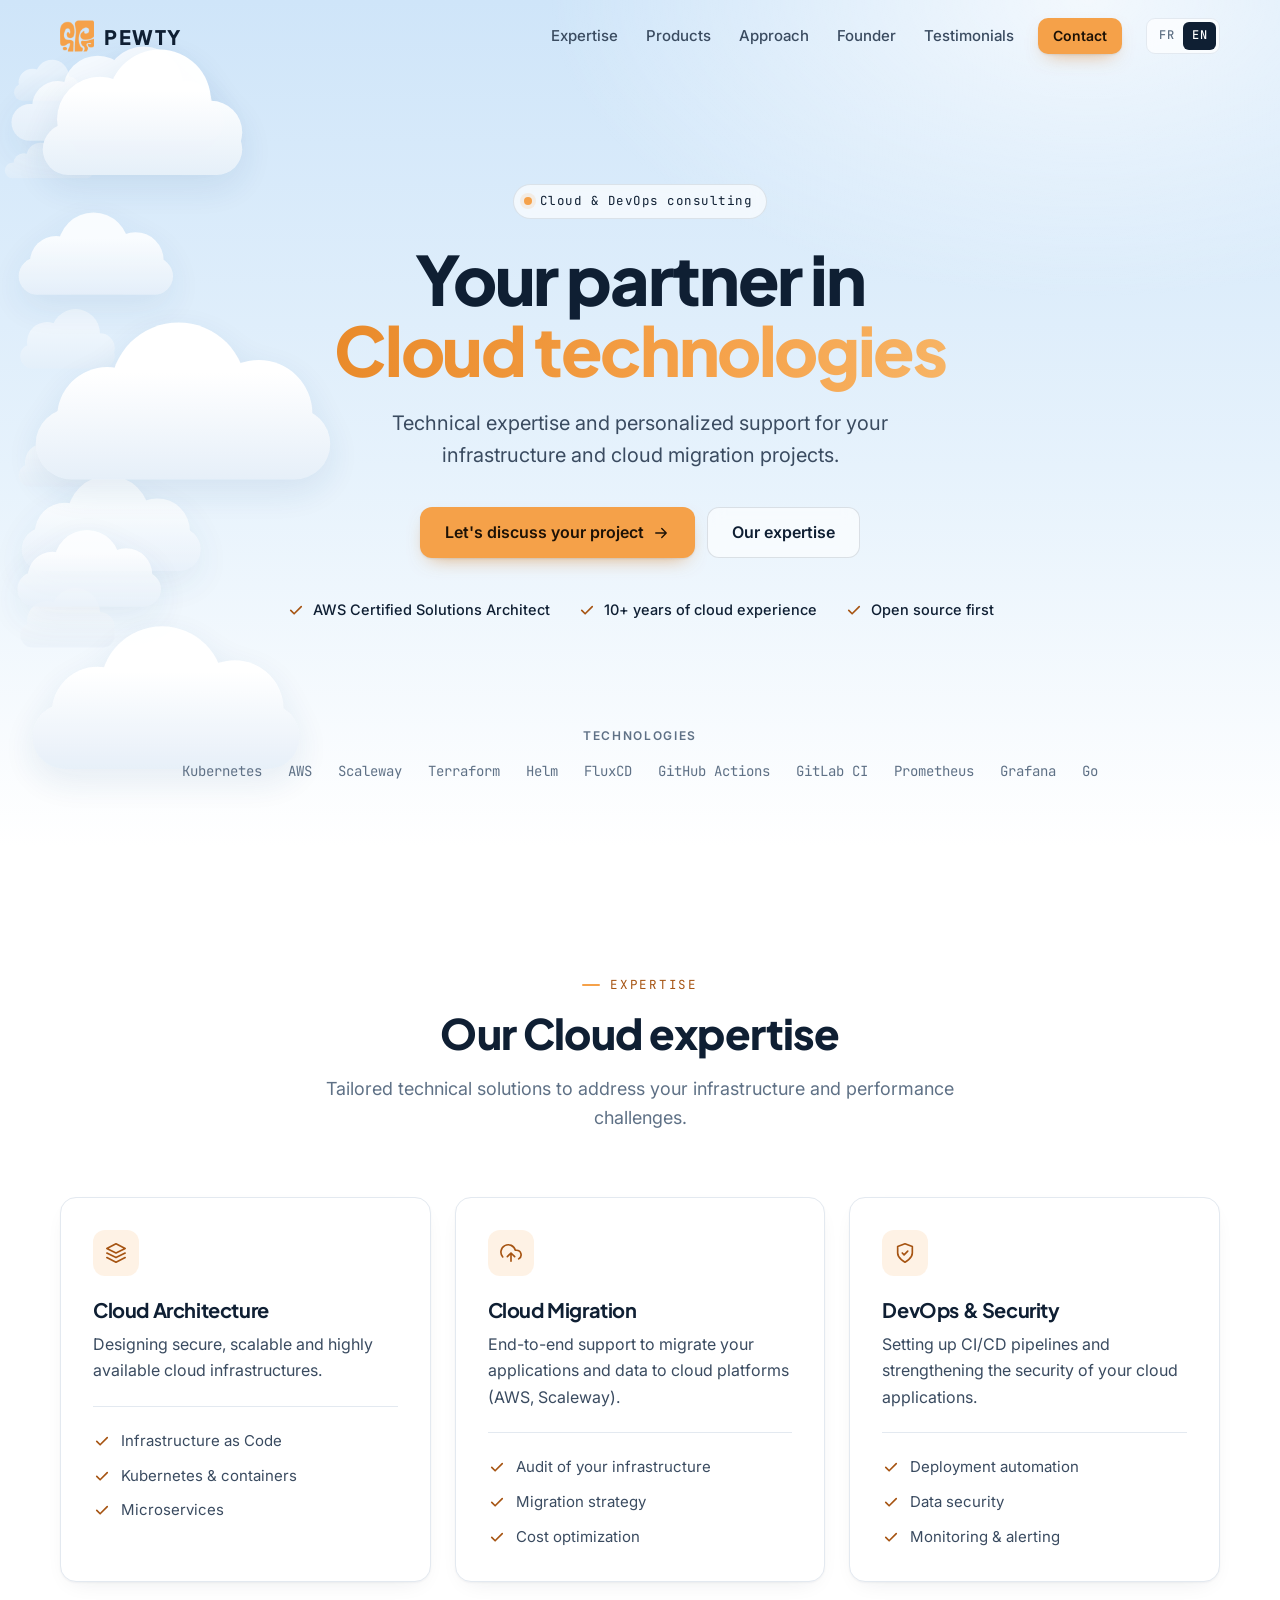
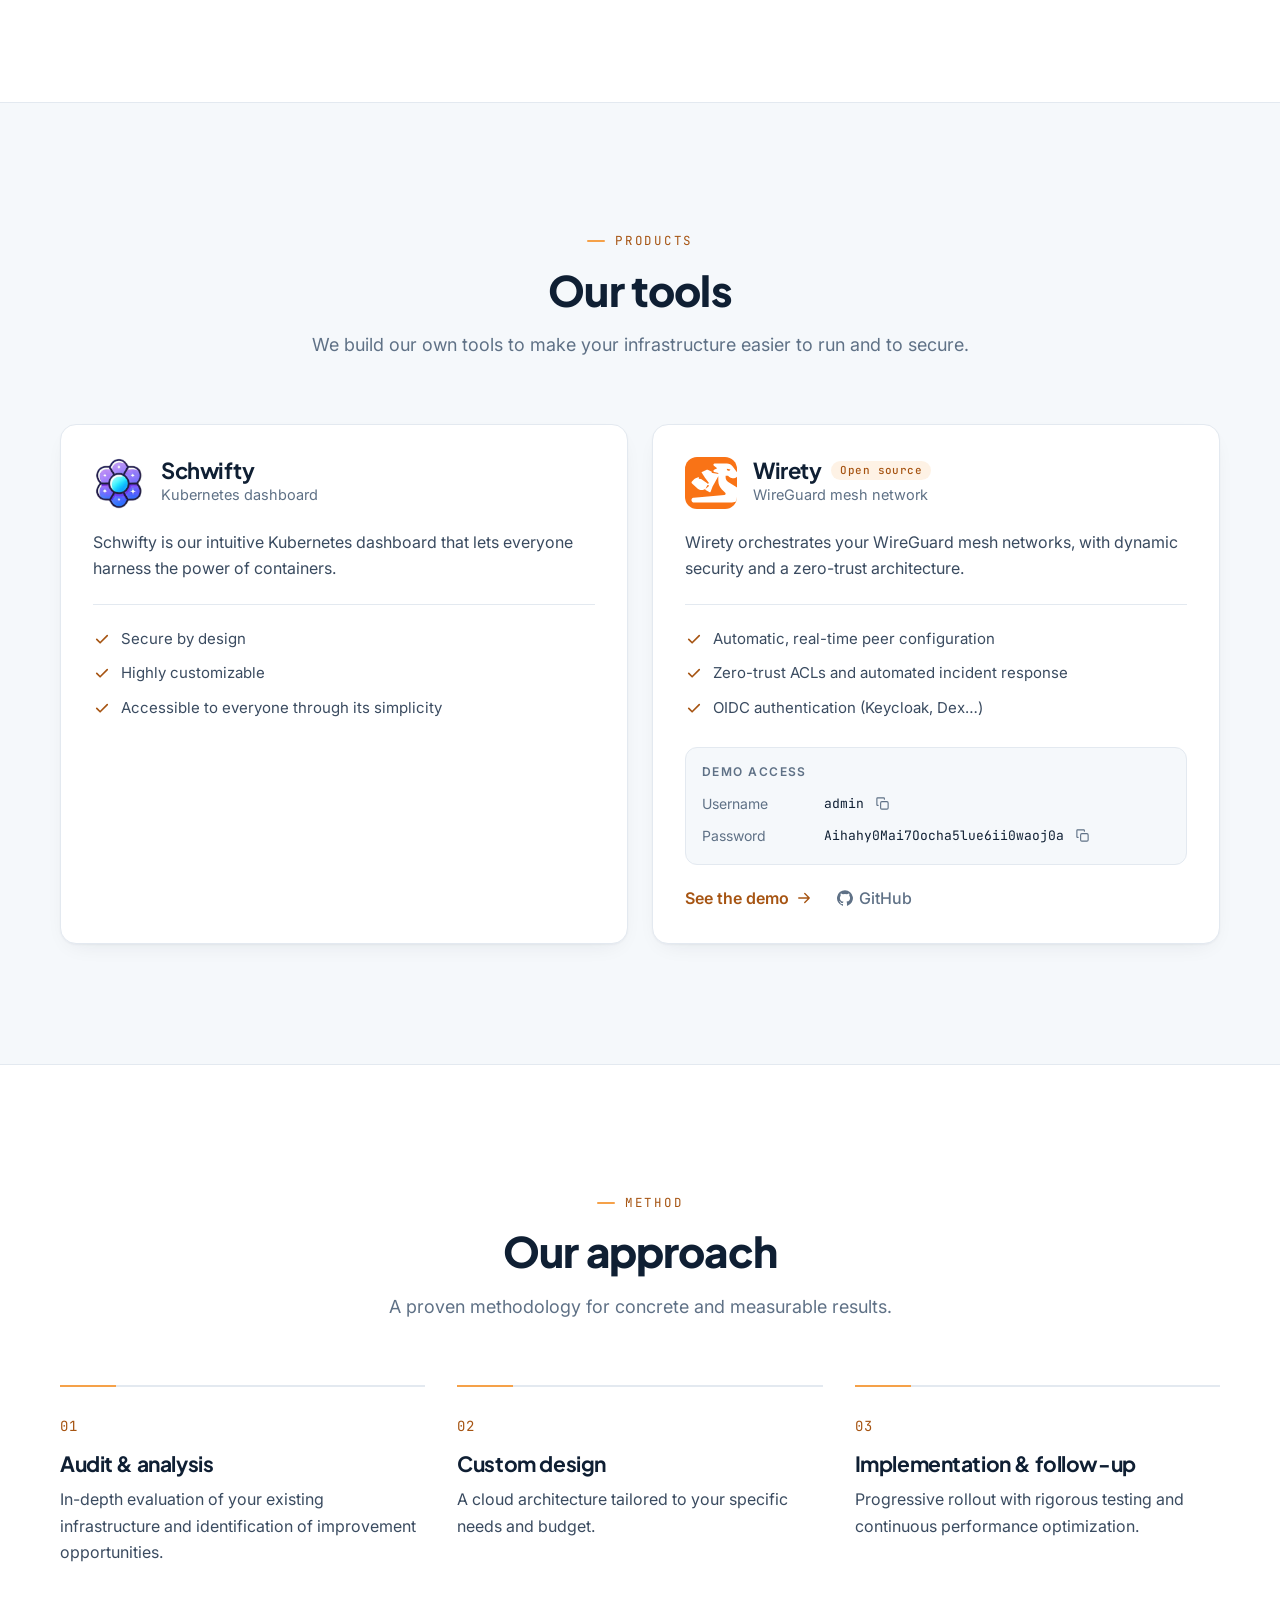
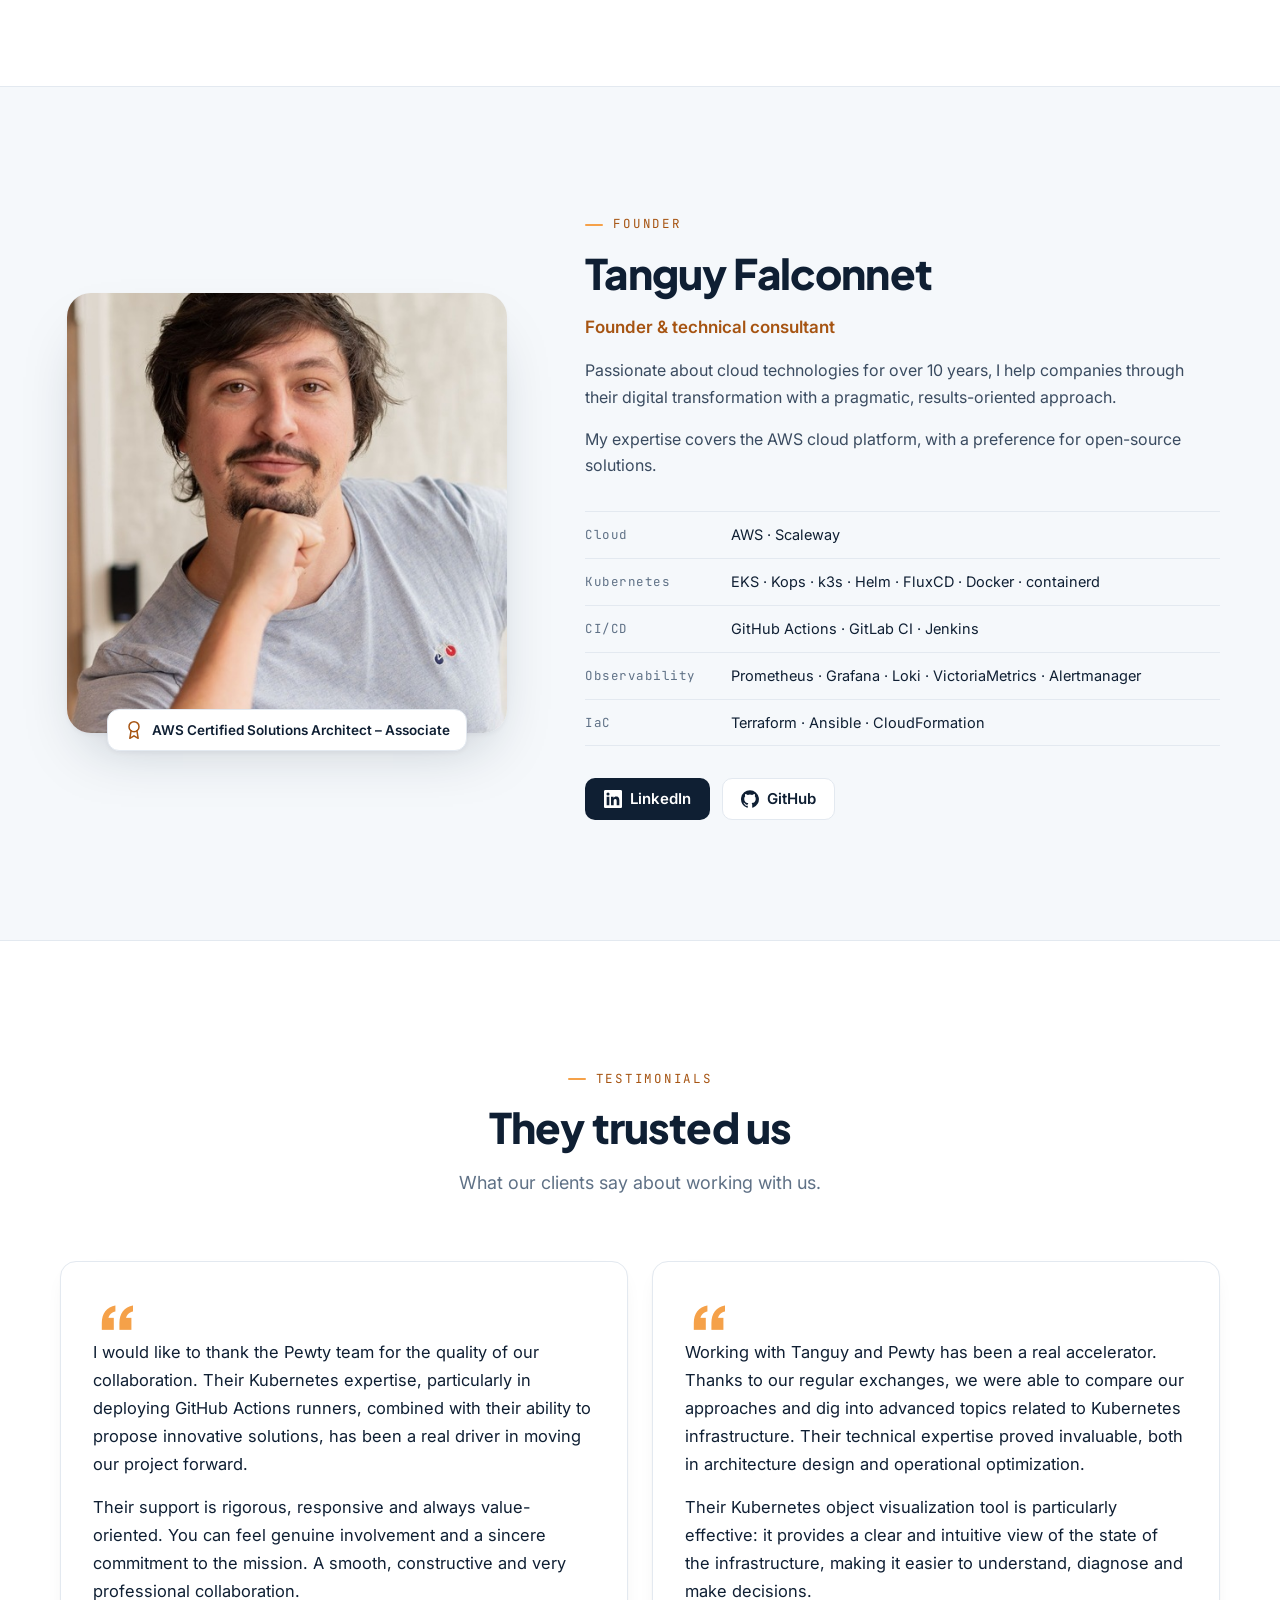
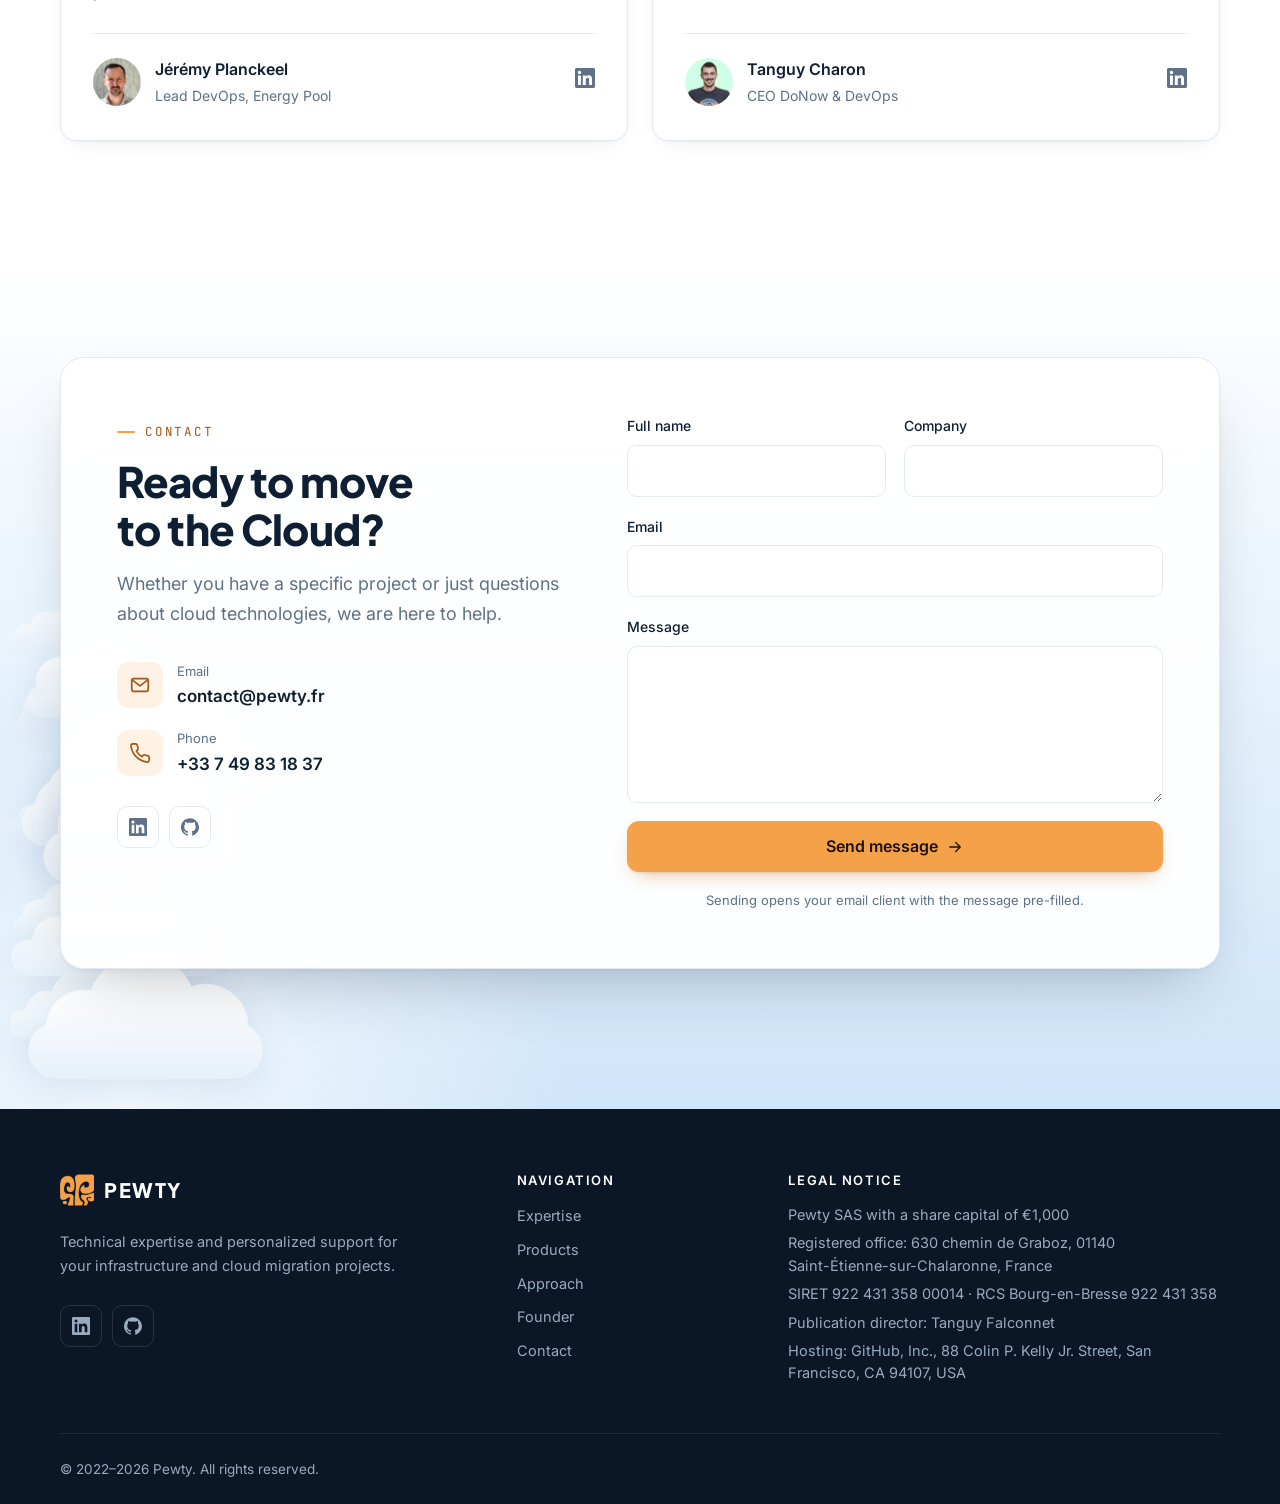
<file: index.html>
<!DOCTYPE html>
<html lang="fr">
<head>
    <meta charset="UTF-8">
    <meta name="viewport" content="width=device-width, initial-scale=1">

    <title data-i18n="meta.title">Pewty — Conseil Cloud &amp; DevOps · AWS, Kubernetes</title>
    <meta name="description" data-i18n-attr="content:meta.description" content="Pewty accompagne vos projets d'infrastructure et de migration cloud : architecture AWS et Kubernetes, CI/CD, sécurité et observabilité.">
    <link rel="canonical" href="https://pewty.fr/">

    <meta property="og:type" content="website">
    <meta property="og:site_name" content="Pewty">
    <meta property="og:url" content="https://pewty.fr/">
    <meta property="og:title" data-i18n-attr="content:meta.title" content="Pewty — Conseil Cloud &amp; DevOps · AWS, Kubernetes">
    <meta property="og:description" data-i18n-attr="content:meta.description" content="Pewty accompagne vos projets d'infrastructure et de migration cloud : architecture AWS et Kubernetes, CI/CD, sécurité et observabilité.">
    <meta name="theme-color" content="#d4e8fa" media="(prefers-color-scheme: light)">
    <meta name="theme-color" content="#071021" media="(prefers-color-scheme: dark)">

    <link rel="icon" type="image/png" href="images/favicon.png">
    <link rel="manifest" href="manifest.json">

    <link rel="preconnect" href="https://fonts.googleapis.com">
    <link rel="preconnect" href="https://fonts.gstatic.com" crossorigin>
    <link rel="stylesheet" href="https://fonts.googleapis.com/css2?family=Inter:wght@400;500;600&family=JetBrains+Mono:wght@500&family=Plus+Jakarta+Sans:wght@600;700;800&display=swap">
    <link rel="stylesheet" href="assets/css/styles.css">
    <script src="assets/js/main.js" defer></script>

    <script type="application/ld+json">
    {
        "@context": "https://schema.org",
        "@type": "ProfessionalService",
        "name": "Pewty",
        "legalName": "Pewty SAS",
        "url": "https://pewty.fr/",
        "logo": "https://pewty.fr/images/favicon.png",
        "email": "contact@pewty.fr",
        "telephone": "+33749831837",
        "address": {
            "@type": "PostalAddress",
            "streetAddress": "630 chemin de Graboz",
            "postalCode": "01140",
            "addressLocality": "Saint-Étienne-sur-Chalaronne",
            "addressCountry": "FR"
        },
        "founder": { "@type": "Person", "name": "Tanguy Falconnet" },
        "sameAs": ["https://www.linkedin.com/company/pewty", "https://github.com/pewty-fr"]
    }
    </script>
</head>
<body>
    <!-- Icons & cloud shapes, referenced with <use href="#..."> -->
    <svg class="sprite" xmlns="http://www.w3.org/2000/svg" aria-hidden="true">
        <defs>
            <linearGradient id="cloud-fill" x1="0" y1="0" x2="0" y2="100" gradientUnits="userSpaceOnUse">
                <stop offset="0.35" style="stop-color: var(--cloud-top)"/>
                <stop offset="1" style="stop-color: var(--cloud-bottom)"/>
            </linearGradient>
        </defs>
        <symbol id="cloud-a" viewBox="0 0 200 100">
            <g fill="url(#cloud-fill)"><rect x="20" y="55" width="165" height="40" rx="20"/><circle cx="60" cy="60" r="28"/><circle cx="100" cy="45" r="38"/><circle cx="145" cy="58" r="30"/></g>
        </symbol>
        <symbol id="cloud-b" viewBox="0 0 200 100">
            <g fill="url(#cloud-fill)"><rect x="10" y="60" width="185" height="32" rx="16"/><circle cx="50" cy="62" r="22"/><circle cx="85" cy="48" r="30"/><circle cx="125" cy="44" r="34"/><circle cx="163" cy="62" r="22"/></g>
        </symbol>
        <symbol id="cloud-c" viewBox="0 0 200 100">
            <g fill="url(#cloud-fill)"><rect x="30" y="58" width="140" height="36" rx="18"/><circle cx="70" cy="55" r="30"/><circle cx="112" cy="42" r="36"/><circle cx="148" cy="64" r="22"/></g>
        </symbol>

        <symbol id="i-arrow" viewBox="0 0 24 24"><path d="M5 12h14M13 6l6 6-6 6"/></symbol>
        <symbol id="i-external" viewBox="0 0 24 24"><path d="M14 4h6v6M20 4l-9 9M18 14v5a1 1 0 0 1-1 1H5a1 1 0 0 1-1-1V7a1 1 0 0 1 1-1h5"/></symbol>
        <symbol id="i-check" viewBox="0 0 24 24"><path d="M5 12.5l4.5 4.5L19 7.5"/></symbol>
        <symbol id="i-mail" viewBox="0 0 24 24"><rect x="3" y="5" width="18" height="14" rx="2"/><path d="M3.5 6.5 12 13l8.5-6.5"/></symbol>
        <symbol id="i-phone" viewBox="0 0 24 24"><path d="M22 16.92v3a2 2 0 0 1-2.18 2 19.79 19.79 0 0 1-8.63-3.07 19.5 19.5 0 0 1-6-6 19.79 19.79 0 0 1-3.07-8.67A2 2 0 0 1 4.11 2h3a2 2 0 0 1 2 1.72c.13.96.36 1.9.7 2.81a2 2 0 0 1-.45 2.11L8.09 9.91a16 16 0 0 0 6 6l1.27-1.27a2 2 0 0 1 2.11-.45c.91.34 1.85.57 2.81.7A2 2 0 0 1 22 16.92z"/></symbol>
        <symbol id="i-layers" viewBox="0 0 24 24"><path d="M12 2 2 7l10 5 10-5-10-5z"/><path d="m2 17 10 5 10-5"/><path d="m2 12 10 5 10-5"/></symbol>
        <symbol id="i-upload" viewBox="0 0 24 24"><path d="M16 16l-4-4-4 4M12 12v9"/><path d="M20.39 18.39A5 5 0 0 0 18 9h-1.26A8 8 0 1 0 3 16.3"/></symbol>
        <symbol id="i-shield" viewBox="0 0 24 24"><path d="M12 22s8-4 8-10V5l-8-3-8 3v7c0 6 8 10 8 10z"/><path d="m9 12 2 2 4-4"/></symbol>
        <symbol id="i-award" viewBox="0 0 24 24"><circle cx="12" cy="8" r="6"/><path d="M15.48 12.89 17 22l-5-3-5 3 1.52-9.11"/></symbol>
        <symbol id="i-menu" viewBox="0 0 24 24"><path d="M4 7h16M4 12h16M4 17h16"/></symbol>
        <symbol id="i-close" viewBox="0 0 24 24"><path d="M6 6l12 12M18 6 6 18"/></symbol>
        <symbol id="i-copy" viewBox="0 0 24 24"><rect x="9" y="9" width="12" height="12" rx="2"/><path d="M5 15H4a1 1 0 0 1-1-1V4a1 1 0 0 1 1-1h10a1 1 0 0 1 1 1v1"/></symbol>
        <symbol id="i-linkedin" viewBox="0 0 24 24"><path fill="currentColor" stroke="none" d="M20.45 20.45h-3.55v-5.57c0-1.33-.03-3.04-1.85-3.04-1.85 0-2.14 1.45-2.14 2.94v5.67H9.35V9h3.41v1.56h.05c.48-.9 1.64-1.85 3.37-1.85 3.6 0 4.27 2.37 4.27 5.46v6.28zM5.34 7.43a2.06 2.06 0 1 1 0-4.13 2.06 2.06 0 0 1 0 4.13zM7.12 20.45H3.56V9h3.56v11.45zM22.22 0H1.77C.79 0 0 .77 0 1.73v20.54C0 23.23.79 24 1.77 24h20.45c.98 0 1.78-.77 1.78-1.73V1.73C24 .77 23.2 0 22.22 0z"/></symbol>
        <symbol id="i-github" viewBox="0 0 24 24"><path fill="currentColor" stroke="none" d="M12 .3a12 12 0 0 0-3.8 23.38c.6.12.83-.26.83-.57l-.02-2.04c-3.34.72-4.04-1.61-4.04-1.61-.55-1.39-1.34-1.76-1.34-1.76-1.08-.74.09-.73.09-.73 1.2.09 1.84 1.24 1.84 1.24 1.07 1.83 2.8 1.3 3.49 1 .1-.78.42-1.31.76-1.61-2.67-.3-5.47-1.33-5.47-5.93 0-1.31.47-2.38 1.24-3.22-.14-.3-.54-1.52.1-3.18 0 0 1-.32 3.3 1.23a11.5 11.5 0 0 1 6 0c2.28-1.55 3.29-1.23 3.29-1.23.64 1.66.24 2.88.12 3.18a4.65 4.65 0 0 1 1.23 3.22c0 4.61-2.8 5.63-5.48 5.92.42.36.81 1.1.81 2.22l-.01 3.29c0 .31.2.69.82.57A12 12 0 0 0 12 .3"/></symbol>
    </svg>

    <a class="skip-link" href="#main" data-i18n="nav.skip">Aller au contenu</a>

    <header class="site-header">
        <div class="container header-bar">
            <a class="brand" href="#home" aria-label="Pewty">
                <img src="images/favicon.png" alt="" width="34" height="34">
                <span>PEWTY</span>
            </a>

            <nav class="nav" id="nav-menu" aria-label="Navigation principale" data-i18n-attr="aria-label:nav.label">
                <a href="#services" data-i18n="nav.services">Expertise</a>
                <a href="#products" data-i18n="nav.products">Produits</a>
                <a href="#about" data-i18n="nav.approach">Approche</a>
                <a href="#founder" data-i18n="nav.founder">Fondateur</a>
                <a href="#testimonials" data-i18n="nav.testimonials">Témoignages</a>
                <a class="btn btn-primary btn-sm nav-cta" href="#contact">Contact</a>
            </nav>

            <div class="header-tools">
                <div class="lang-switch" role="group" aria-label="Langue" data-i18n-attr="aria-label:nav.language">
                    <button type="button" data-lang="fr" aria-pressed="true">FR</button>
                    <button type="button" data-lang="en" aria-pressed="false">EN</button>
                </div>
                <button class="nav-toggle" type="button" aria-controls="nav-menu" aria-expanded="false" aria-label="Ouvrir le menu" data-i18n-attr="aria-label:nav.toggle">
                    <svg class="icon icon-open"><use href="#i-menu"/></svg>
                    <svg class="icon icon-close"><use href="#i-close"/></svg>
                </button>
            </div>
        </div>
    </header>

    <main id="main">
        <!-- Hero -->
        <section id="home" class="hero sky-section">
            <div class="sky" aria-hidden="true"></div>
            <div class="container hero-inner">
                <p class="hero-badge" data-i18n="hero.badge">Conseil Cloud &amp; DevOps</p>
                <h1 data-i18n="hero.title">Votre partenaire en <span class="accent">technologies Cloud</span></h1>
                <p class="hero-lead" data-i18n="hero.lead">Expertise technique et accompagnement personnalisé pour vos projets d'infrastructure et de migration cloud.</p>
                <div class="hero-actions">
                    <a class="btn btn-primary btn-lg" href="#contact"><span data-i18n="hero.cta">Discutons de votre projet</span><svg class="icon"><use href="#i-arrow"/></svg></a>
                    <a class="btn btn-ghost btn-lg" href="#services" data-i18n="hero.secondary">Nos expertises</a>
                </div>
                <ul class="hero-proof">
                    <li><svg class="icon"><use href="#i-check"/></svg><span data-i18n="hero.proof1">AWS Certified Solutions Architect</span></li>
                    <li><svg class="icon"><use href="#i-check"/></svg><span data-i18n="hero.proof2">Plus de 10 ans d'expérience cloud</span></li>
                    <li><svg class="icon"><use href="#i-check"/></svg><span data-i18n="hero.proof3">Priorité à l'open source</span></li>
                </ul>
            </div>
            <div class="container stack-strip">
                <p class="stack-label" data-i18n="hero.stack">Technologies</p>
                <ul>
                    <li>Kubernetes</li><li>AWS</li><li>Scaleway</li><li>Terraform</li><li>Helm</li><li>FluxCD</li><li>GitHub Actions</li><li>GitLab CI</li><li>Prometheus</li><li>Grafana</li><li>Go</li>
                </ul>
            </div>
        </section>

        <!-- Services -->
        <section id="services" class="section">
            <div class="container">
                <header class="section-head">
                    <p class="eyebrow" data-i18n="services.eyebrow">Expertise</p>
                    <h2 data-i18n="services.title">Notre expertise Cloud</h2>
                    <p class="lead" data-i18n="services.lead">Des solutions techniques sur mesure pour répondre à vos défis d'infrastructure et de performance.</p>
                </header>

                <div class="grid grid-3">
                    <article class="card service">
                        <div class="icon-tile"><svg class="icon"><use href="#i-layers"/></svg></div>
                        <h3 data-i18n="services.archi.title">Architecture Cloud</h3>
                        <p data-i18n="services.archi.text">Conception d'infrastructures cloud sécurisées, évolutives et hautement disponibles.</p>
                        <ul class="checklist">
                            <li><svg class="icon"><use href="#i-check"/></svg><span data-i18n="services.archi.f1">Infrastructure as Code</span></li>
                            <li><svg class="icon"><use href="#i-check"/></svg><span data-i18n="services.archi.f2">Kubernetes &amp; conteneurs</span></li>
                            <li><svg class="icon"><use href="#i-check"/></svg><span data-i18n="services.archi.f3">Microservices</span></li>
                        </ul>
                    </article>

                    <article class="card service">
                        <div class="icon-tile"><svg class="icon"><use href="#i-upload"/></svg></div>
                        <h3 data-i18n="services.migration.title">Migration Cloud</h3>
                        <p data-i18n="services.migration.text">Accompagnement complet pour migrer vos applications et vos données vers les plateformes cloud (AWS, Scaleway).</p>
                        <ul class="checklist">
                            <li><svg class="icon"><use href="#i-check"/></svg><span data-i18n="services.migration.f1">Audit de votre infrastructure</span></li>
                            <li><svg class="icon"><use href="#i-check"/></svg><span data-i18n="services.migration.f2">Stratégie de migration</span></li>
                            <li><svg class="icon"><use href="#i-check"/></svg><span data-i18n="services.migration.f3">Optimisation des coûts</span></li>
                        </ul>
                    </article>

                    <article class="card service">
                        <div class="icon-tile"><svg class="icon"><use href="#i-shield"/></svg></div>
                        <h3 data-i18n="services.devops.title">DevOps &amp; Sécurité</h3>
                        <p data-i18n="services.devops.text">Mise en place de pipelines CI/CD et renforcement de la sécurité de vos applications cloud.</p>
                        <ul class="checklist">
                            <li><svg class="icon"><use href="#i-check"/></svg><span data-i18n="services.devops.f1">Automatisation des déploiements</span></li>
                            <li><svg class="icon"><use href="#i-check"/></svg><span data-i18n="services.devops.f2">Sécurité des données</span></li>
                            <li><svg class="icon"><use href="#i-check"/></svg><span data-i18n="services.devops.f3">Monitoring &amp; alerting</span></li>
                        </ul>
                    </article>
                </div>
            </div>
        </section>

        <!-- Products -->
        <section id="products" class="section section-alt">
            <div class="container">
                <header class="section-head">
                    <p class="eyebrow" data-i18n="products.eyebrow">Produits</p>
                    <h2 data-i18n="products.title">Nos outils</h2>
                    <p class="lead" data-i18n="products.lead">Nous développons nos propres outils pour rendre vos infrastructures plus simples à exploiter et à sécuriser.</p>
                </header>

                <div class="grid grid-2">
                    <article class="card product">
                        <div class="product-head">
                            <img src="images/schwifty.png" alt="" width="52" height="52">
                            <div>
                                <h3>Schwifty</h3>
                                <p class="product-tag" data-i18n="products.schwifty.tag">Tableau de bord Kubernetes</p>
                            </div>
                        </div>
                        <p data-i18n="products.schwifty.text">Schwifty est notre tableau de bord Kubernetes intuitif, qui permet à tout le monde d'exploiter la puissance des conteneurs.</p>
                        <ul class="checklist">
                            <li><svg class="icon"><use href="#i-check"/></svg><span data-i18n="products.schwifty.f1">Sécurité par conception</span></li>
                            <li><svg class="icon"><use href="#i-check"/></svg><span data-i18n="products.schwifty.f2">Hautement personnalisable</span></li>
                            <li><svg class="icon"><use href="#i-check"/></svg><span data-i18n="products.schwifty.f3">Accessible à tous par sa simplicité</span></li>
                        </ul>
                    </article>

                    <article class="card product">
                        <div class="product-head">
                            <img src="images/wirety.svg" alt="" width="52" height="52">
                            <div>
                                <h3>Wirety <span class="pill" data-i18n="products.wirety.badge">Open source</span></h3>
                                <p class="product-tag" data-i18n="products.wirety.tag">Réseau maillé WireGuard</p>
                            </div>
                        </div>
                        <p data-i18n="products.wirety.text">Wirety orchestre vos réseaux WireGuard en maillage, avec une sécurité dynamique et une architecture zero-trust.</p>
                        <ul class="checklist">
                            <li><svg class="icon"><use href="#i-check"/></svg><span data-i18n="products.wirety.f1">Configuration des pairs automatique et en temps réel</span></li>
                            <li><svg class="icon"><use href="#i-check"/></svg><span data-i18n="products.wirety.f2">ACL zero-trust et réponse automatique aux incidents</span></li>
                            <li><svg class="icon"><use href="#i-check"/></svg><span data-i18n="products.wirety.f3">Authentification OIDC (Keycloak, Dex…)</span></li>
                        </ul>
                        <div class="product-foot">
                            <div class="demo-access">
                                <p class="demo-access-title" data-i18n="products.wirety.access">Accès à la démo</p>
                                <dl>
                                    <div>
                                        <dt data-i18n="products.wirety.user">Identifiant</dt>
                                        <dd><code>admin</code><button class="copy-btn" type="button" aria-label="Copier l'identifiant" data-i18n-attr="aria-label:products.wirety.copyUser"><svg class="icon icon-copy"><use href="#i-copy"/></svg><svg class="icon icon-done"><use href="#i-check"/></svg></button></dd>
                                    </div>
                                    <div>
                                        <dt data-i18n="products.wirety.password">Mot de passe</dt>
                                        <dd><code>Aihahy0Mai7Oocha5lue6ii0waoj0a</code><button class="copy-btn" type="button" aria-label="Copier le mot de passe" data-i18n-attr="aria-label:products.wirety.copyPassword"><svg class="icon icon-copy"><use href="#i-copy"/></svg><svg class="icon icon-done"><use href="#i-check"/></svg></button></dd>
                                    </div>
                                </dl>
                            </div>
                            <div class="product-links">
                                <a class="link-arrow" href="https://demo.wirety.pewty.fr"><span data-i18n="products.wirety.demo">Voir la démo</span><svg class="icon"><use href="#i-arrow"/></svg></a>
                                <a class="link-muted" href="https://github.com/pewty-fr/wirety"><svg class="icon"><use href="#i-github"/></svg>GitHub</a>
                            </div>
                        </div>
                    </article>
                </div>
            </div>
        </section>

        <!-- Approach -->
        <section id="about" class="section">
            <div class="container">
                <header class="section-head">
                    <p class="eyebrow" data-i18n="approach.eyebrow">Méthode</p>
                    <h2 data-i18n="approach.title">Notre approche</h2>
                    <p class="lead" data-i18n="approach.lead">Une méthodologie éprouvée pour des résultats concrets et mesurables.</p>
                </header>

                <ol class="steps">
                    <li class="step">
                        <span class="step-num">01</span>
                        <h3 data-i18n="approach.s1.title">Audit &amp; analyse</h3>
                        <p data-i18n="approach.s1.text">Évaluation approfondie de votre infrastructure existante et identification des opportunités d'amélioration.</p>
                    </li>
                    <li class="step">
                        <span class="step-num">02</span>
                        <h3 data-i18n="approach.s2.title">Conception sur mesure</h3>
                        <p data-i18n="approach.s2.text">Développement d'une architecture cloud adaptée à vos besoins spécifiques et à votre budget.</p>
                    </li>
                    <li class="step">
                        <span class="step-num">03</span>
                        <h3 data-i18n="approach.s3.title">Mise en œuvre &amp; suivi</h3>
                        <p data-i18n="approach.s3.text">Déploiement progressif avec des tests rigoureux et une optimisation continue des performances.</p>
                    </li>
                </ol>
            </div>
        </section>

        <!-- Founder -->
        <section id="founder" class="section section-alt">
            <div class="container founder">
                <div class="founder-photo">
                    <img src="images/tanguyfalconnet.jpeg" alt="Tanguy Falconnet" width="512" height="512" loading="lazy">
                    <p class="founder-cert"><svg class="icon"><use href="#i-award"/></svg><span data-i18n="founder.cert">AWS Certified Solutions Architect – Associate</span></p>
                </div>

                <div class="founder-body">
                    <p class="eyebrow" data-i18n="founder.eyebrow">Fondateur</p>
                    <h2>Tanguy Falconnet</h2>
                    <p class="founder-role" data-i18n="founder.role">Fondateur &amp; consultant technique</p>
                    <p data-i18n="founder.p1">Passionné par les technologies cloud depuis plus de 10 ans, j'accompagne les entreprises dans leur transformation numérique avec une approche pragmatique et orientée résultats.</p>
                    <p data-i18n="founder.p2">Mon expertise couvre la plateforme cloud AWS, avec une prédilection pour les solutions open source.</p>

                    <dl class="stack-table">
                        <div><dt>Cloud</dt><dd>AWS · Scaleway</dd></div>
                        <div><dt>Kubernetes</dt><dd>EKS · Kops · k3s · Helm · FluxCD · Docker · containerd</dd></div>
                        <div><dt>CI/CD</dt><dd>GitHub Actions · GitLab CI · Jenkins</dd></div>
                        <div><dt data-i18n="founder.monitoring">Observabilité</dt><dd>Prometheus · Grafana · Loki · VictoriaMetrics · Alertmanager</dd></div>
                        <div><dt>IaC</dt><dd>Terraform · Ansible · CloudFormation</dd></div>
                    </dl>

                    <div class="founder-links">
                        <a class="btn btn-dark" href="https://www.linkedin.com/in/tanguy-falconnet"><svg class="icon"><use href="#i-linkedin"/></svg>LinkedIn</a>
                        <a class="btn btn-outline" href="https://github.com/tanguyfalconnet"><svg class="icon"><use href="#i-github"/></svg>GitHub</a>
                    </div>
                </div>
            </div>
        </section>

        <!-- Testimonials -->
        <section id="testimonials" class="section">
            <div class="container">
                <header class="section-head">
                    <p class="eyebrow" data-i18n="testimonials.eyebrow">Témoignages</p>
                    <h2 data-i18n="testimonials.title">Ils nous ont fait confiance</h2>
                    <p class="lead" data-i18n="testimonials.lead">Ce que disent nos clients de notre collaboration.</p>
                </header>

                <div class="grid grid-2">
                    <figure class="card quote">
                        <blockquote data-i18n="testimonials.t1.text">
                            <p>Je tiens à remercier l'équipe de Pewty pour la qualité de notre collaboration. Leur expertise sur Kubernetes, notamment dans le déploiement de runners GitHub Actions, combinée à leur capacité à proposer des solutions innovantes, a été un réel moteur dans l'avancement de notre projet.</p>
                            <p>Leur accompagnement est à la fois rigoureux, réactif et toujours orienté valeur. On sent une vraie implication et un engagement sincère dans la mission. Une collaboration fluide, constructive et très professionnelle.</p>
                        </blockquote>
                        <figcaption class="quote-author">
                            <img src="images/jeremyplanckeel.jpg" alt="" width="48" height="48" loading="lazy">
                            <div>
                                <strong>Jérémy Planckeel</strong>
                                <span>Lead DevOps, Energy Pool</span>
                            </div>
                            <a class="quote-social" href="https://www.linkedin.com/in/jeremy-planckeel-%F0%9F%94%86%F0%9F%8C%A9%EF%B8%8F-44426112b/" aria-label="LinkedIn — Jérémy Planckeel"><svg class="icon"><use href="#i-linkedin"/></svg></a>
                        </figcaption>
                    </figure>

                    <figure class="card quote">
                        <blockquote data-i18n="testimonials.t2.text">
                            <p>Le travail avec Tanguy et Pewty a été un véritable accélérateur. Grâce à nos échanges réguliers, nous avons pu confronter nos approches et approfondir des sujets pointus liés aux infrastructures Kubernetes. Leur expertise technique s'est révélée précieuse, tant sur le design d'architecture que sur l'optimisation opérationnelle.</p>
                            <p>Leur outil de visualisation des objets Kubernetes est particulièrement efficace : il offre une représentation claire et intuitive de l'état de l'infrastructure, ce qui facilite la compréhension, le diagnostic et la prise de décision.</p>
                        </blockquote>
                        <figcaption class="quote-author">
                            <img src="images/tanguycharon.jpg" alt="" width="48" height="48" loading="lazy">
                            <div>
                                <strong>Tanguy Charon</strong>
                                <span>CEO DoNow &amp; DevOps</span>
                            </div>
                            <a class="quote-social" href="https://www.linkedin.com/in/tanguy-charon-devops/" aria-label="LinkedIn — Tanguy Charon"><svg class="icon"><use href="#i-linkedin"/></svg></a>
                        </figcaption>
                    </figure>
                </div>
            </div>
        </section>

        <!-- Contact -->
        <section id="contact" class="contact sky-section">
            <div class="sky" data-band="35,90" aria-hidden="true"></div>
            <div class="container">
                <div class="contact-card">
                    <div class="contact-info">
                        <p class="eyebrow">Contact</p>
                        <h2 data-i18n="contact.title">Prêt à passer au Cloud ?</h2>
                        <p class="lead" data-i18n="contact.lead">Que vous ayez un projet précis ou simplement des questions sur les technologies cloud, nous sommes là pour vous aider.</p>

                        <ul class="contact-list">
                            <li>
                                <span class="icon-tile"><svg class="icon"><use href="#i-mail"/></svg></span>
                                <div><span class="contact-label">Email</span><a href="mailto:contact@pewty.fr">contact@pewty.fr</a></div>
                            </li>
                            <li>
                                <span class="icon-tile"><svg class="icon"><use href="#i-phone"/></svg></span>
                                <div><span class="contact-label" data-i18n="contact.phone">Téléphone</span><a href="tel:+33749831837">+33 7 49 83 18 37</a></div>
                            </li>
                        </ul>

                        <div class="social-row">
                            <a href="https://www.linkedin.com/company/pewty" aria-label="LinkedIn — Pewty"><svg class="icon"><use href="#i-linkedin"/></svg></a>
                            <a href="https://github.com/pewty-fr/" aria-label="GitHub — Pewty"><svg class="icon"><use href="#i-github"/></svg></a>
                        </div>
                    </div>

                    <form class="contact-form" id="contact-form">
                        <div class="field-row">
                            <label class="field">
                                <span data-i18n="contact.form.name">Nom complet</span>
                                <input type="text" name="name" autocomplete="name" required>
                            </label>
                            <label class="field">
                                <span data-i18n="contact.form.company">Entreprise</span>
                                <input type="text" name="company" autocomplete="organization">
                            </label>
                        </div>
                        <label class="field">
                            <span>Email</span>
                            <input type="email" name="email" autocomplete="email" required>
                        </label>
                        <label class="field">
                            <span>Message</span>
                            <textarea name="message" rows="5" required></textarea>
                        </label>
                        <button class="btn btn-primary btn-lg btn-block" type="submit"><span data-i18n="contact.form.submit">Envoyer le message</span><svg class="icon"><use href="#i-arrow"/></svg></button>
                        <p class="form-note" data-i18n="contact.form.note">L'envoi ouvre votre messagerie avec le message pré-rempli.</p>
                    </form>
                </div>
            </div>
        </section>
    </main>

    <footer class="site-footer">
        <div class="container footer-grid">
            <div class="footer-brand">
                <a class="brand" href="#home" aria-label="Pewty">
                    <img src="images/favicon.png" alt="" width="34" height="34">
                    <span>PEWTY</span>
                </a>
                <p data-i18n="footer.tagline">Expertise technique et accompagnement personnalisé pour vos projets d'infrastructure et de migration cloud.</p>
                <div class="social-row">
                    <a href="https://www.linkedin.com/company/pewty" aria-label="LinkedIn — Pewty"><svg class="icon"><use href="#i-linkedin"/></svg></a>
                    <a href="https://github.com/pewty-fr/" aria-label="GitHub — Pewty"><svg class="icon"><use href="#i-github"/></svg></a>
                </div>
            </div>

            <div>
                <h3 data-i18n="footer.nav">Navigation</h3>
                <ul class="footer-links">
                    <li><a href="#services" data-i18n="nav.services">Expertise</a></li>
                    <li><a href="#products" data-i18n="nav.products">Produits</a></li>
                    <li><a href="#about" data-i18n="nav.approach">Approche</a></li>
                    <li><a href="#founder" data-i18n="nav.founder">Fondateur</a></li>
                    <li><a href="#contact">Contact</a></li>
                </ul>
            </div>

            <div id="legal">
                <h3 data-i18n="footer.legal">Mentions légales</h3>
                <ul class="legal">
                    <li data-i18n="footer.legal.company">Pewty SAS au capital de 1 000 €</li>
                    <li data-i18n="footer.legal.address">Siège : 630 chemin de Graboz, 01140 Saint-Étienne-sur-Chalaronne</li>
                    <li>SIRET 922 431 358 00014 · RCS Bourg-en-Bresse 922 431 358</li>
                    <li data-i18n="footer.legal.publisher">Directeur de la publication : Tanguy Falconnet</li>
                    <li data-i18n="footer.legal.host">Hébergement : GitHub, Inc., 88 Colin P. Kelly Jr. Street, San Francisco, CA 94107, États-Unis</li>
                </ul>
            </div>
        </div>

        <div class="container footer-bottom">
            <p>© 2022–<span id="year">2026</span> Pewty. <span data-i18n="footer.rights">Tous droits réservés.</span></p>
        </div>
    </footer>
</body>
</html>
</file>
<file: assets/css/styles.css>
/* ==========================================================================
   Pewty — styles
   ========================================================================== */

:root {
    --brand: #f5a149;          /* logo orange */
    --brand-hover: #ee8f2b;
    --brand-ink: #a65412;      /* orange readable on light backgrounds */
    --brand-soft: rgba(245, 161, 73, 0.14);

    --ink: #0f1f33;
    --text: #3a4b60;
    --muted: #5f7186;
    --line: #e3e9f0;
    --bg: #ffffff;
    --bg-alt: #f5f8fb;
    --surface: #ffffff;
    --shadow: 0 1px 2px rgba(15, 31, 51, 0.04), 0 8px 24px -12px rgba(15, 31, 51, 0.12);
    --shadow-lg: 0 2px 4px rgba(15, 31, 51, 0.04), 0 30px 60px -24px rgba(15, 31, 51, 0.28);

    --sky-1: #cfe5f9;
    --sky-2: #e6f2fc;
    --sky-glow: rgba(255, 255, 255, 0.75);
    --cloud-top: #ffffff;
    --cloud-bottom: #e4eef8;
    --cloud-shadow: drop-shadow(0 12px 18px rgba(40, 90, 140, 0.10));

    --header-bg: rgba(255, 255, 255, 0.82);
    --footer-bg: #0b1626;

    --font-sans: "Inter", system-ui, -apple-system, "Segoe UI", Roboto, sans-serif;
    --font-display: "Plus Jakarta Sans", var(--font-sans);
    --font-mono: "JetBrains Mono", ui-monospace, "SF Mono", Menlo, monospace;

    --radius: 16px;
    --header-h: 72px;

    color-scheme: light;
}

@media (prefers-color-scheme: dark) {
    :root {
        --brand-ink: #f5a149;
        --brand-soft: rgba(245, 161, 73, 0.12);

        --ink: #eef3f8;
        --text: #c2cedb;
        --muted: #8fa0b3;
        --line: #1f2f45;
        --bg: #0b1422;
        --bg-alt: #0e192a;
        --surface: #111e31;
        --shadow: 0 1px 2px rgba(0, 0, 0, 0.3), 0 8px 24px -12px rgba(0, 0, 0, 0.5);
        --shadow-lg: 0 2px 4px rgba(0, 0, 0, 0.3), 0 30px 60px -24px rgba(0, 0, 0, 0.7);

        --sky-1: #071021;
        --sky-2: #0b1830;
        --sky-glow: rgba(245, 161, 73, 0.10);
        --cloud-top: #2a3b57;
        --cloud-bottom: #1b2a42;
        --cloud-shadow: none;

        --header-bg: rgba(11, 20, 34, 0.8);
        --footer-bg: #070e1a;

        color-scheme: dark;
    }
}

/* Base
   ========================================================================== */

*,
*::before,
*::after { box-sizing: border-box; }

html {
    scroll-behavior: smooth;
    -webkit-text-size-adjust: 100%;
}

body {
    margin: 0;
    background: var(--bg);
    color: var(--text);
    font-family: var(--font-sans);
    font-size: 16px;
    line-height: 1.65;
    -webkit-font-smoothing: antialiased;
    -moz-osx-font-smoothing: grayscale;
    text-rendering: optimizeLegibility;
}

h1, h2, h3 {
    margin: 0;
    color: var(--ink);
    font-family: var(--font-display);
    line-height: 1.15;
    letter-spacing: -0.02em;
    text-wrap: balance;
}

p { margin: 0; }
img { display: block; max-width: 100%; height: auto; }
a { color: inherit; text-decoration: none; }
ul, ol, dl, dd { margin: 0; padding: 0; list-style: none; }
button, input, textarea { font: inherit; color: inherit; }

:focus-visible {
    outline: 2px solid var(--brand);
    outline-offset: 3px;
    border-radius: 6px;
}

section[id] { scroll-margin-top: calc(var(--header-h) - 1px); }

.sprite { position: absolute; width: 0; height: 0; overflow: hidden; }

.icon {
    width: 20px;
    height: 20px;
    flex: none;
    fill: none;
    stroke: currentColor;
    stroke-width: 1.8;
    stroke-linecap: round;
    stroke-linejoin: round;
}

.container {
    width: min(100% - 32px, 1160px);
    margin-inline: auto;
}
@media (min-width: 640px) {
    .container { width: min(100% - 48px, 1160px); }
}

.skip-link {
    position: absolute;
    top: -100px;
    left: 16px;
    z-index: 100;
    padding: 10px 16px;
    border-radius: 10px;
    background: var(--ink);
    color: var(--bg);
    font-weight: 600;
}
.skip-link:focus { top: 12px; }

/* Buttons & links
   ========================================================================== */

.btn {
    display: inline-flex;
    align-items: center;
    justify-content: center;
    gap: 8px;
    padding: 10px 18px;
    border: 1px solid transparent;
    border-radius: 10px;
    font-weight: 600;
    font-size: 15px;
    line-height: 1.3;
    white-space: nowrap;
    cursor: pointer;
    transition: background-color 0.2s, border-color 0.2s, color 0.2s, box-shadow 0.2s, transform 0.2s;
}
.btn .icon { width: 18px; height: 18px; transition: transform 0.2s; }
.btn:hover .icon use[href="#i-arrow"] { transform: translateX(2px); }

.btn-sm { padding: 8px 14px; font-size: 14px; }
.btn-lg { padding: 14px 24px; font-size: 16px; border-radius: 12px; }
.btn-block { width: 100%; }

.btn-primary {
    background: var(--brand);
    color: #1d1206;
    box-shadow: 0 1px 2px rgba(15, 31, 51, 0.08), 0 8px 20px -10px rgba(214, 118, 24, 0.7);
}
.btn-primary:hover { background: var(--brand-hover); transform: translateY(-1px); }

.btn-ghost {
    background: rgba(255, 255, 255, 0.6);
    border-color: rgba(15, 31, 51, 0.12);
    color: var(--ink);
    backdrop-filter: blur(8px);
}
.btn-ghost:hover { background: rgba(255, 255, 255, 0.9); }

.btn-dark { background: var(--ink); color: var(--bg); }
.btn-dark:hover { opacity: 0.88; }

.btn-outline { border-color: var(--line); background: var(--surface); color: var(--ink); }
.btn-outline:hover { border-color: var(--muted); }

@media (prefers-color-scheme: dark) {
    .btn-ghost { background: rgba(255, 255, 255, 0.06); border-color: rgba(255, 255, 255, 0.14); }
    .btn-ghost:hover { background: rgba(255, 255, 255, 0.12); }
}

.link-arrow {
    display: inline-flex;
    align-items: center;
    gap: 6px;
    color: var(--brand-ink);
    font-weight: 600;
}
.link-arrow .icon { width: 18px; height: 18px; transition: transform 0.2s; }
.link-arrow:hover .icon { transform: translateX(3px); }

.link-muted {
    display: inline-flex;
    align-items: center;
    gap: 6px;
    color: var(--muted);
    font-weight: 500;
}
.link-muted .icon { width: 16px; height: 16px; }
.link-muted:hover { color: var(--ink); }

/* Header
   ========================================================================== */

.site-header {
    position: fixed;
    inset: 0 0 auto;
    z-index: 50;
    border-bottom: 1px solid transparent;
    transition: background-color 0.25s, border-color 0.25s, box-shadow 0.25s;
}
.site-header.is-scrolled,
.site-header.menu-open {
    background: var(--header-bg);
    border-bottom-color: var(--line);
    backdrop-filter: saturate(1.6) blur(14px);
    -webkit-backdrop-filter: saturate(1.6) blur(14px);
}

.header-bar {
    display: flex;
    align-items: center;
    gap: 24px;
    height: var(--header-h);
}

.brand {
    display: inline-flex;
    align-items: center;
    gap: 10px;
    color: var(--ink);
    font-family: var(--font-display);
    font-weight: 800;
    font-size: 20px;
    letter-spacing: 0.08em;
}
.brand img { width: 34px; height: 34px; }

.nav {
    display: flex;
    align-items: center;
    gap: 4px;
    margin-left: auto;
}
.nav a:not(.btn) {
    padding: 8px 12px;
    border-radius: 8px;
    color: var(--text);
    font-size: 15px;
    font-weight: 500;
    transition: color 0.2s, background-color 0.2s;
}
.nav a:not(.btn):hover { color: var(--ink); background: rgba(15, 31, 51, 0.05); }
.nav-cta { margin-left: 8px; }

.header-tools { display: flex; align-items: center; gap: 8px; }

.lang-switch {
    display: inline-flex;
    padding: 3px;
    border: 1px solid var(--line);
    border-radius: 9px;
    background: color-mix(in srgb, var(--surface) 70%, transparent);
}
.lang-switch button {
    padding: 4px 9px;
    border: 0;
    border-radius: 6px;
    background: transparent;
    color: var(--muted);
    font-family: var(--font-mono);
    font-size: 12px;
    font-weight: 500;
    letter-spacing: 0.04em;
    cursor: pointer;
}
.lang-switch button[aria-pressed="true"] { background: var(--ink); color: var(--bg); }

.nav-toggle {
    display: none;
    place-items: center;
    width: 42px;
    height: 42px;
    border: 1px solid var(--line);
    border-radius: 10px;
    background: color-mix(in srgb, var(--surface) 70%, transparent);
    color: var(--ink);
    cursor: pointer;
}
.nav-toggle .icon-close { display: none; }
.menu-open .nav-toggle .icon-open { display: none; }
.menu-open .nav-toggle .icon-close { display: block; }

@media (max-width: 920px) {
    .header-tools { margin-left: auto; }
    .nav-toggle { display: grid; }
    .nav {
        position: absolute;
        top: var(--header-h);
        left: 0;
        right: 0;
        flex-direction: column;
        align-items: stretch;
        gap: 2px;
        margin: 0;
        padding: 12px 16px 20px;
        background: var(--bg);
        border-bottom: 1px solid var(--line);
        box-shadow: var(--shadow-lg);
        visibility: hidden;
        opacity: 0;
        transform: translateY(-8px);
        transition: opacity 0.2s, transform 0.2s, visibility 0.2s;
    }
    .menu-open .nav { visibility: visible; opacity: 1; transform: none; }
    .nav a:not(.btn) { padding: 12px; font-size: 16px; }
    .nav-cta { margin: 10px 0 0; padding: 12px; font-size: 16px; }
}

/* Sky & clouds
   ========================================================================== */

.sky-section { position: relative; overflow: hidden; isolation: isolate; }

.sky {
    position: absolute;
    inset: 0;
    z-index: -1;
    pointer-events: none;
}

.cloud {
    position: absolute;
    top: var(--top);
    left: 0;
    width: var(--w);
    aspect-ratio: 2 / 1;
    opacity: var(--o);
    animation: drift var(--dur) linear var(--delay) infinite;
    will-change: transform;
}
.cloud svg {
    display: block;
    width: 100%;
    height: 100%;
    overflow: visible;
    animation: bob var(--bob) ease-in-out var(--delay) infinite alternate;
}
.cloud--mid svg,
.cloud--near svg { filter: var(--cloud-shadow); }

@keyframes drift {
    from { transform: translate3d(-100%, 0, 0); }
    to   { transform: translate3d(100vw, 0, 0); }
}
@keyframes bob {
    from { transform: translateY(-5px); }
    to   { transform: translateY(5px); }
}

.sky.is-paused .cloud,
.sky.is-paused .cloud svg { animation-play-state: paused; }

@media (prefers-reduced-motion: reduce) {
    html { scroll-behavior: auto; }
    .cloud, .cloud svg { animation-play-state: paused; }
}

/* Hero
   ========================================================================== */

.hero {
    padding: calc(var(--header-h) + clamp(56px, 9vw, 112px)) 0 clamp(40px, 6vw, 64px);
}
.hero .sky {
    background:
        radial-gradient(60% 50% at 85% 0%, var(--sky-glow), transparent 70%),
        linear-gradient(180deg, var(--sky-1) 0%, var(--sky-2) 55%, var(--bg) 100%);
}

.hero-inner {
    display: flex;
    flex-direction: column;
    align-items: center;
    text-align: center;
    max-width: 860px;
}

.hero-badge {
    display: inline-flex;
    align-items: center;
    gap: 8px;
    margin-bottom: 24px;
    padding: 6px 14px 6px 10px;
    border: 1px solid rgba(15, 31, 51, 0.1);
    border-radius: 999px;
    background: rgba(255, 255, 255, 0.65);
    color: var(--ink);
    font-family: var(--font-mono);
    font-size: 12.5px;
    letter-spacing: 0.04em;
    backdrop-filter: blur(8px);
}
.hero-badge::before {
    content: "";
    width: 8px;
    height: 8px;
    border-radius: 50%;
    background: var(--brand);
    box-shadow: 0 0 0 4px var(--brand-soft);
}
@media (prefers-color-scheme: dark) {
    .hero-badge { background: rgba(255, 255, 255, 0.05); border-color: rgba(255, 255, 255, 0.12); }
}

.hero h1 {
    font-size: clamp(38px, 6.2vw, 68px);
    font-weight: 800;
    line-height: 1.05;
    letter-spacing: -0.035em;
}
.accent {
    background: linear-gradient(100deg, #e98a2a, var(--brand) 60%, #f7b465);
    -webkit-background-clip: text;
    background-clip: text;
    color: transparent;
}

.hero-lead {
    max-width: 620px;
    margin-top: 22px;
    font-size: clamp(17px, 2vw, 20px);
    line-height: 1.6;
}

.hero-actions {
    display: flex;
    flex-wrap: wrap;
    justify-content: center;
    gap: 12px;
    margin-top: 36px;
}

.hero-proof {
    display: flex;
    flex-wrap: wrap;
    justify-content: center;
    gap: 10px 28px;
    margin-top: 40px;
    color: var(--ink);
    font-size: 14.5px;
    font-weight: 500;
}
.hero-proof li { display: inline-flex; align-items: center; gap: 8px; }
.hero-proof .icon { width: 18px; height: 18px; color: var(--brand-ink); stroke-width: 2.2; }

.stack-strip {
    margin-top: clamp(64px, 9vw, 104px);
    text-align: center;
}
.stack-label {
    margin-bottom: 14px;
    color: var(--muted);
    font-size: 12px;
    font-weight: 600;
    letter-spacing: 0.14em;
    text-transform: uppercase;
}
.stack-strip ul {
    display: flex;
    flex-wrap: wrap;
    justify-content: center;
    gap: 8px 26px;
    color: var(--muted);
    font-family: var(--font-mono);
    font-size: 14px;
}

@media (max-width: 560px) {
    .hero-actions { flex-direction: column; align-self: stretch; }
    .hero-proof { flex-direction: column; align-items: center; gap: 8px; }
    .stack-strip ul { gap: 6px 18px; font-size: 13px; }
}

/* Sections
   ========================================================================== */

.section { padding-block: clamp(72px, 10vw, 120px); }
.section-alt { background: var(--bg-alt); border-block: 1px solid var(--line); }

.section-head {
    max-width: 680px;
    margin: 0 auto clamp(40px, 6vw, 64px);
    text-align: center;
}
.section-head h2,
.founder-body h2,
.contact-info h2 {
    font-size: clamp(30px, 4vw, 42px);
    font-weight: 800;
}
.lead {
    margin-top: 16px;
    color: var(--muted);
    font-size: 18px;
}

.eyebrow {
    display: inline-flex;
    align-items: center;
    gap: 10px;
    margin-bottom: 14px;
    color: var(--brand-ink);
    font-family: var(--font-mono);
    font-size: 12.5px;
    letter-spacing: 0.14em;
    text-transform: uppercase;
}
.eyebrow::before {
    content: "";
    width: 18px;
    height: 2px;
    border-radius: 2px;
    background: var(--brand);
}

.grid { display: grid; gap: 24px; }
@media (min-width: 760px) {
    .grid-2 { grid-template-columns: repeat(2, 1fr); }
}
@media (min-width: 900px) {
    .grid-3 { grid-template-columns: repeat(3, 1fr); }
}

.card {
    display: flex;
    flex-direction: column;
    padding: clamp(24px, 3vw, 32px);
    border: 1px solid var(--line);
    border-radius: var(--radius);
    background: var(--surface);
    box-shadow: var(--shadow);
    transition: border-color 0.25s, box-shadow 0.25s, transform 0.25s;
}
.card:hover {
    border-color: color-mix(in srgb, var(--brand) 45%, var(--line));
    box-shadow: var(--shadow-lg);
    transform: translateY(-2px);
}
.card h3 { font-size: 20px; font-weight: 700; }

.icon-tile {
    display: grid;
    place-items: center;
    width: 46px;
    height: 46px;
    border-radius: 12px;
    background: var(--brand-soft);
    color: var(--brand-ink);
    flex: none;
}
.icon-tile .icon { width: 22px; height: 22px; }

.service .icon-tile { margin-bottom: 22px; }
.service h3 { margin-bottom: 10px; }

.checklist {
    display: grid;
    gap: 10px;
    margin-top: 22px;
    padding-top: 22px;
    border-top: 1px solid var(--line);
    font-size: 15px;
}
.checklist li { display: flex; gap: 10px; align-items: flex-start; }
.checklist .icon { width: 18px; height: 18px; margin-top: 3px; color: var(--brand-ink); stroke-width: 2.2; }

/* Products
   ========================================================================== */

.product-head {
    display: flex;
    align-items: center;
    gap: 16px;
    margin-bottom: 20px;
}
.product-head img { width: 52px; height: 52px; border-radius: 12px; }
.product-head h3 { display: flex; align-items: center; gap: 10px; font-size: 22px; }
.product-tag { color: var(--muted); font-size: 14.5px; }

.pill {
    padding: 3px 9px;
    border-radius: 999px;
    background: var(--brand-soft);
    color: var(--brand-ink);
    font-family: var(--font-mono);
    font-size: 11px;
    font-weight: 500;
    letter-spacing: 0.04em;
}

.product-foot {
    display: grid;
    gap: 20px;
    margin-top: auto;
    padding-top: 26px;
}
.product-links {
    display: flex;
    flex-wrap: wrap;
    align-items: center;
    gap: 12px 24px;
}

.demo-access {
    padding: 14px 16px;
    border: 1px solid var(--line);
    border-radius: 12px;
    background: var(--bg-alt);
}
.demo-access-title {
    margin-bottom: 8px;
    color: var(--muted);
    font-size: 12px;
    font-weight: 600;
    letter-spacing: 0.12em;
    text-transform: uppercase;
}
.demo-access dl { display: grid; gap: 4px; }
.demo-access dl > div {
    display: grid;
    grid-template-columns: 110px minmax(0, 1fr);
    align-items: center;
    gap: 12px;
    font-size: 14px;
}
.demo-access dt { color: var(--muted); }
.demo-access dd { display: flex; align-items: center; gap: 4px; min-width: 0; }
.demo-access code {
    color: var(--ink);
    font-family: var(--font-mono);
    font-size: 13px;
    overflow-wrap: anywhere;
}
@media (max-width: 480px) {
    .demo-access { padding: 12px 14px; }
    .demo-access code { font-size: 12px; }
    .demo-access dl { gap: 8px; }
    .demo-access dl > div { grid-template-columns: 1fr; gap: 0; }
}

.copy-btn {
    display: grid;
    place-items: center;
    width: 28px;
    height: 28px;
    flex: none;
    border: 1px solid transparent;
    border-radius: 7px;
    background: transparent;
    color: var(--muted);
    cursor: pointer;
    transition: color 0.2s, border-color 0.2s, background-color 0.2s;
}
.copy-btn:hover { border-color: var(--line); background: var(--surface); color: var(--ink); }
.copy-btn .icon { width: 15px; height: 15px; }
.copy-btn .icon-done { display: none; color: var(--brand-ink); stroke-width: 2.2; }
.copy-btn.is-copied .icon-copy { display: none; }
.copy-btn.is-copied .icon-done { display: block; }

/* Approach
   ========================================================================== */

.steps {
    display: grid;
    gap: 40px;
    counter-reset: step;
}
@media (min-width: 860px) {
    .steps { grid-template-columns: repeat(3, 1fr); gap: 32px; }
}

.step {
    position: relative;
    padding-top: 28px;
    border-top: 2px solid var(--line);
}
.step::before {
    content: "";
    position: absolute;
    top: -2px;
    left: 0;
    width: 56px;
    height: 2px;
    background: var(--brand);
}
.step-num {
    display: block;
    margin-bottom: 14px;
    color: var(--brand-ink);
    font-family: var(--font-mono);
    font-size: 14px;
    letter-spacing: 0.08em;
}
.step h3 { margin-bottom: 10px; font-size: 21px; font-weight: 700; }

/* Founder
   ========================================================================== */

.founder {
    display: grid;
    gap: clamp(40px, 6vw, 72px);
    align-items: center;
}
@media (min-width: 900px) {
    .founder { grid-template-columns: minmax(0, 5fr) minmax(0, 7fr); }
}

.founder-photo {
    position: relative;
    max-width: 440px;
    width: 100%;
    margin-inline: auto;
}
.founder-photo img {
    width: 100%;
    aspect-ratio: 1;
    object-fit: cover;
    border-radius: 24px;
    box-shadow: var(--shadow-lg);
}
.founder-cert {
    position: absolute;
    left: 50%;
    bottom: -18px;
    transform: translateX(-50%);
    display: inline-flex;
    align-items: center;
    gap: 8px;
    width: max-content;
    max-width: calc(100% - 24px);
    padding: 10px 16px;
    border: 1px solid var(--line);
    border-radius: 12px;
    background: var(--surface);
    box-shadow: var(--shadow-lg);
    color: var(--ink);
    font-size: 13.5px;
    font-weight: 600;
    line-height: 1.35;
}
.founder-cert .icon { color: var(--brand-ink); }

.founder-body > p:not(.eyebrow) { margin-top: 16px; }
.founder-body .founder-role {
    margin-top: 6px;
    color: var(--brand-ink);
    font-weight: 600;
    font-size: 17px;
}

.stack-table {
    display: grid;
    margin-top: 32px;
    border-top: 1px solid var(--line);
}
.stack-table > div {
    display: grid;
    grid-template-columns: 130px 1fr;
    gap: 16px;
    padding: 11px 0;
    border-bottom: 1px solid var(--line);
    font-size: 14.5px;
}
.stack-table dt {
    color: var(--muted);
    font-family: var(--font-mono);
    font-size: 12.5px;
    letter-spacing: 0.04em;
    line-height: 1.9;
}
.stack-table dd { color: var(--ink); }
@media (max-width: 480px) {
    .stack-table > div { grid-template-columns: 1fr; gap: 2px; }
}

.founder-links { display: flex; flex-wrap: wrap; gap: 12px; margin-top: 32px; }

/* Testimonials
   ========================================================================== */

.quote { margin: 0; }
.quote::before {
    content: "\201C";
    height: 44px;
    color: var(--brand);
    font-family: var(--font-display);
    font-size: 80px;
    font-weight: 800;
    line-height: 1;
}
.quote blockquote {
    margin: 0 0 28px;
    color: var(--ink);
    font-size: 16.5px;
    line-height: 1.7;
}
.quote blockquote p + p { margin-top: 14px; }

.quote-author {
    display: flex;
    align-items: center;
    gap: 14px;
    margin-top: auto;
    padding-top: 22px;
    border-top: 1px solid var(--line);
}
.quote-author img { width: 48px; height: 48px; border-radius: 50%; object-fit: cover; }
.quote-author strong { display: block; color: var(--ink); font-weight: 600; }
.quote-author span { color: var(--muted); font-size: 14px; }
.quote-social { margin-left: auto; color: var(--muted); transition: color 0.2s; }
.quote-social:hover { color: #0a66c2; }

/* Contact
   ========================================================================== */

.contact { padding-block: clamp(48px, 8vw, 96px) clamp(80px, 12vw, 140px); }
.contact .sky {
    background:
        radial-gradient(50% 60% at 10% 100%, var(--sky-glow), transparent 70%),
        linear-gradient(0deg, var(--sky-1) 0%, var(--sky-2) 50%, var(--bg) 100%);
}

.contact-card {
    display: grid;
    gap: clamp(32px, 5vw, 64px);
    padding: clamp(28px, 5vw, 56px);
    border: 1px solid var(--line);
    border-radius: 24px;
    background: color-mix(in srgb, var(--surface) 92%, transparent);
    box-shadow: var(--shadow-lg);
    backdrop-filter: blur(10px);
}
@media (min-width: 900px) {
    .contact-card { grid-template-columns: minmax(0, 5fr) minmax(0, 6fr); }
}

.contact-list { display: grid; gap: 18px; margin-top: 32px; }
.contact-list li { display: flex; align-items: center; gap: 14px; }
.contact-list a { color: var(--ink); font-weight: 600; font-size: 17px; }
.contact-list a:hover { color: var(--brand-ink); }
.contact-label { display: block; color: var(--muted); font-size: 13px; }

.social-row { display: flex; gap: 10px; margin-top: 28px; }
.social-row a {
    display: grid;
    place-items: center;
    width: 42px;
    height: 42px;
    border: 1px solid var(--line);
    border-radius: 10px;
    color: var(--muted);
    transition: color 0.2s, border-color 0.2s;
}
.social-row a:hover { color: var(--ink); border-color: var(--muted); }
.social-row .icon { width: 18px; height: 18px; }

.contact-form { display: grid; gap: 18px; align-content: start; }
.field-row { display: grid; gap: 18px; }
@media (min-width: 560px) {
    .field-row { grid-template-columns: 1fr 1fr; }
}
.field { display: grid; gap: 7px; }
.field > span { color: var(--ink); font-size: 14px; font-weight: 500; }
.field input,
.field textarea {
    width: 100%;
    padding: 12px 14px;
    border: 1px solid var(--line);
    border-radius: 10px;
    background: var(--bg);
    color: var(--ink);
    transition: border-color 0.2s, box-shadow 0.2s;
}
.field textarea { resize: vertical; min-height: 128px; }
.field input:focus,
.field textarea:focus {
    outline: none;
    border-color: var(--brand);
    box-shadow: 0 0 0 4px var(--brand-soft);
}
.form-note { color: var(--muted); font-size: 13px; text-align: center; }

/* Footer
   ========================================================================== */

.site-footer {
    background: var(--footer-bg);
    color: #9aabbf;
    font-size: 14.5px;
}
.site-footer .brand { color: #fff; }
.site-footer h3 {
    margin-bottom: 16px;
    color: #fff;
    font-family: var(--font-sans);
    font-size: 13px;
    font-weight: 600;
    letter-spacing: 0.12em;
    text-transform: uppercase;
}

.footer-grid {
    display: grid;
    gap: 40px;
    padding-block: 64px 48px;
}
@media (min-width: 860px) {
    .footer-grid { grid-template-columns: 1.3fr 0.7fr 1.4fr; gap: 56px; }
}

.footer-brand p { max-width: 340px; margin-top: 16px; }
.site-footer .social-row a { border-color: rgba(255, 255, 255, 0.12); color: #9aabbf; }
.site-footer .social-row a:hover { border-color: rgba(255, 255, 255, 0.4); color: #fff; }

.footer-links { display: grid; gap: 10px; }
.footer-links a:hover { color: #fff; }

.legal { display: grid; gap: 6px; line-height: 1.55; }

.footer-bottom {
    padding-block: 24px;
    border-top: 1px solid rgba(255, 255, 255, 0.08);
    font-size: 13.5px;
}
</file>
